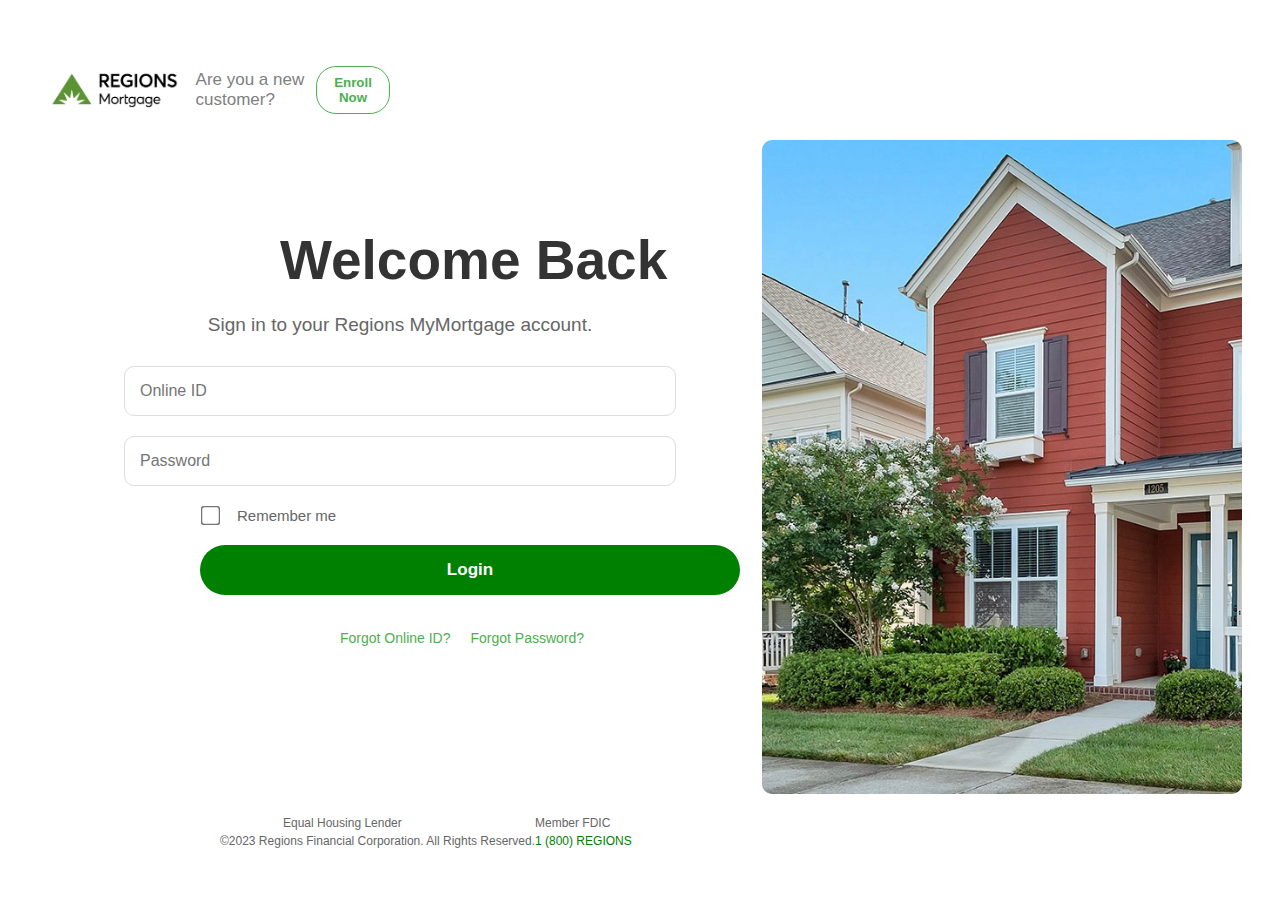
<file: Web Development/celebrare/Celebrare task/index.html>
<!DOCTYPE html>
<html lang="en">
<head>
    <meta charset="UTF-8">
    <meta name="viewport" content="width=device-width,height=device-height, initial-scale=1.0">
    <title>Regions Mortgage Login</title>
    <link rel="stylesheet" href="styles.css">
    <script src="https://cdnjs.cloudflare.com/ajax/libs/gsap/3.11.4/gsap.min.js"></script>
</head>
<body>
    <div class="container">
        <header>
            <img src="assets/regions_logo.png" alt="Regions Mortgage" class="logo">
            <div class="new-customer">
                <span>Are you a new customer?</span>
                <button id="enroll-btn" class="enroll-btn">Enroll Now</button>
                <div class="tooltip">
                    <h3>Enroll now to:</h3>
                    <ul>
                        <li>Access your loans online</li>
                        <li>Pay your mortgage online</li>
                        <li>View your mortgage statements</li>
                    </ul>
                </div>
                
            </div>
        </header>
        <main>
            <div class="login-form">
                
                <h1>Welcome Back</h1>
                <p>Sign in to your Regions MyMortgage account.</p>
                <form id="loginForm">
                    <input type="text" placeholder="Online ID" required>
                    <input type="password" class="password-input" placeholder="Password" required>
                
                    <label class="remember-me">
                        <input type="checkbox">
                        <span>Remember me</span>
                    </label>
                    <button type="submit" class="login-btn">
                        <span class="btn-text">Login</span>
                        <div class="btn-spinner"></div>
                    </button>
                </form>
                <div class="forgot-links">
                    <a href="#">Forgot Online ID?</a>
                    <a href="#">Forgot Password?</a>
                </div>
            </div>
            <div class="house-image">
                <img src="assets/housem.jpeg" alt="House">
            </div>
        </main>
        <footer class="footer">
            <div class="footer-content">
                <div class="footer-left">
                    <span style="margin-left: 20%;">Equal Housing Lender</span>
                    <span>©2023 Regions Financial Corporation. All Rights Reserved.</span>
                </div>
                <div class="footer-right">
                    <span >Member FDIC</span>
                    <span style="color: green;">1 (800) REGIONS</span>
                </div>
            </div>
        </footer>
    </div>
    <div class="loading-overlay">
        <div class="loading-triangle"></div>
    </div>
    <script src="script.js"></script>
</body>
</html>
</file>
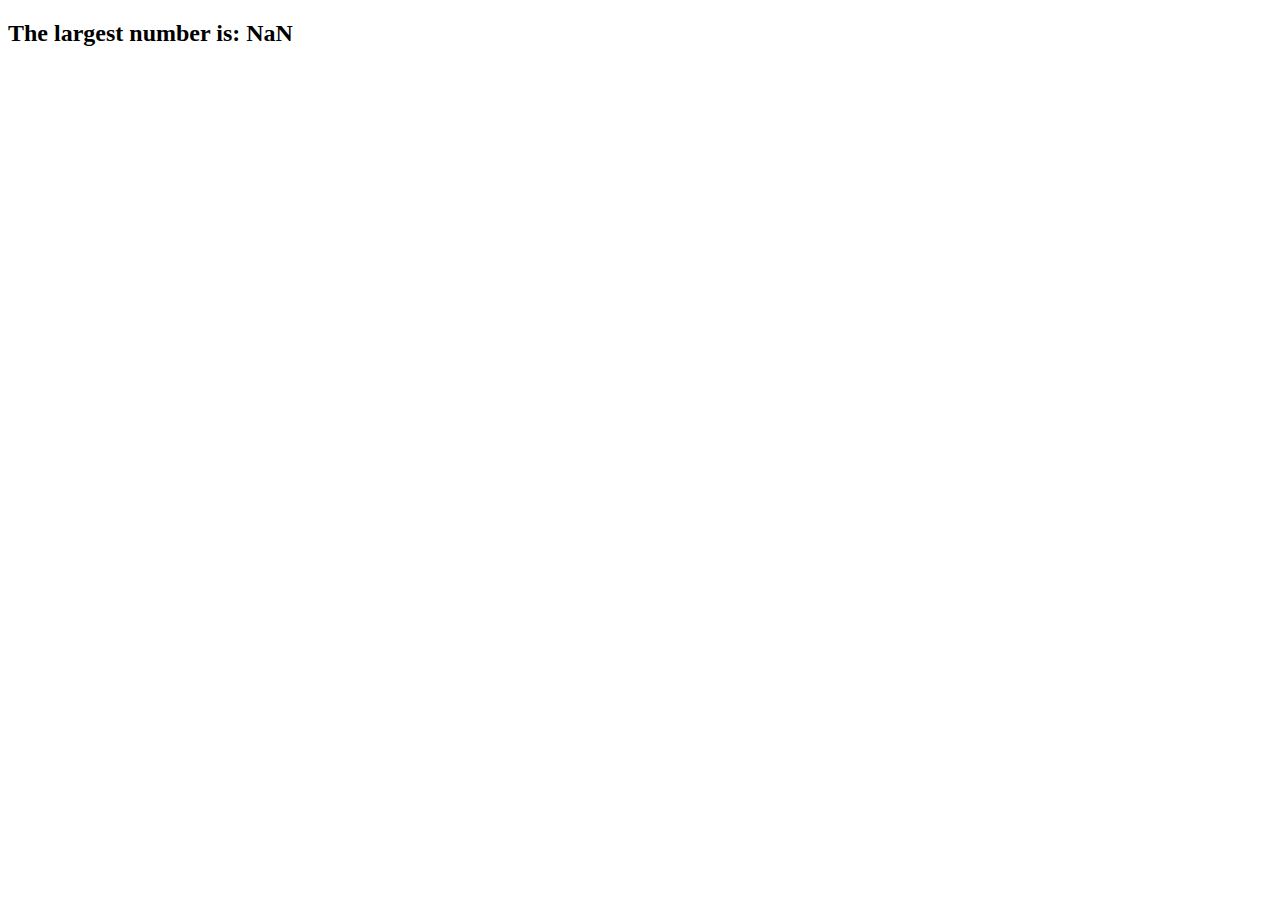
<file: Web Development/Largest Number.html>
<!DOCTYPE html>
<html lang="en">
<head>
    <meta charset="UTF-8">
    <meta name="viewport" content="width=device-width, initial-scale=1.0">
    <title>Largest of Three Numbers</title>
</head>
<body>

<script>
    // Accept three numbers from the user
    var num1 = parseFloat(prompt("Enter the first number:"));
    var num2 = parseFloat(prompt("Enter the second number:"));
    var num3 = parseFloat(prompt("Enter the third number:"));

    // Check which number is the largest
    var largestNumber;

    if (num1 >= num2 && num1 >= num3) {
        largestNumber = num1;
    } else if (num2 >= num1 && num2 >= num3) {
        largestNumber = num2;
    } else {
        largestNumber = num3;
    }

    // Display the result on the browser's screen
    document.write("<h2>The largest number is: " + largestNumber + "</h2>");

</script>

</body>
</html>
</file>
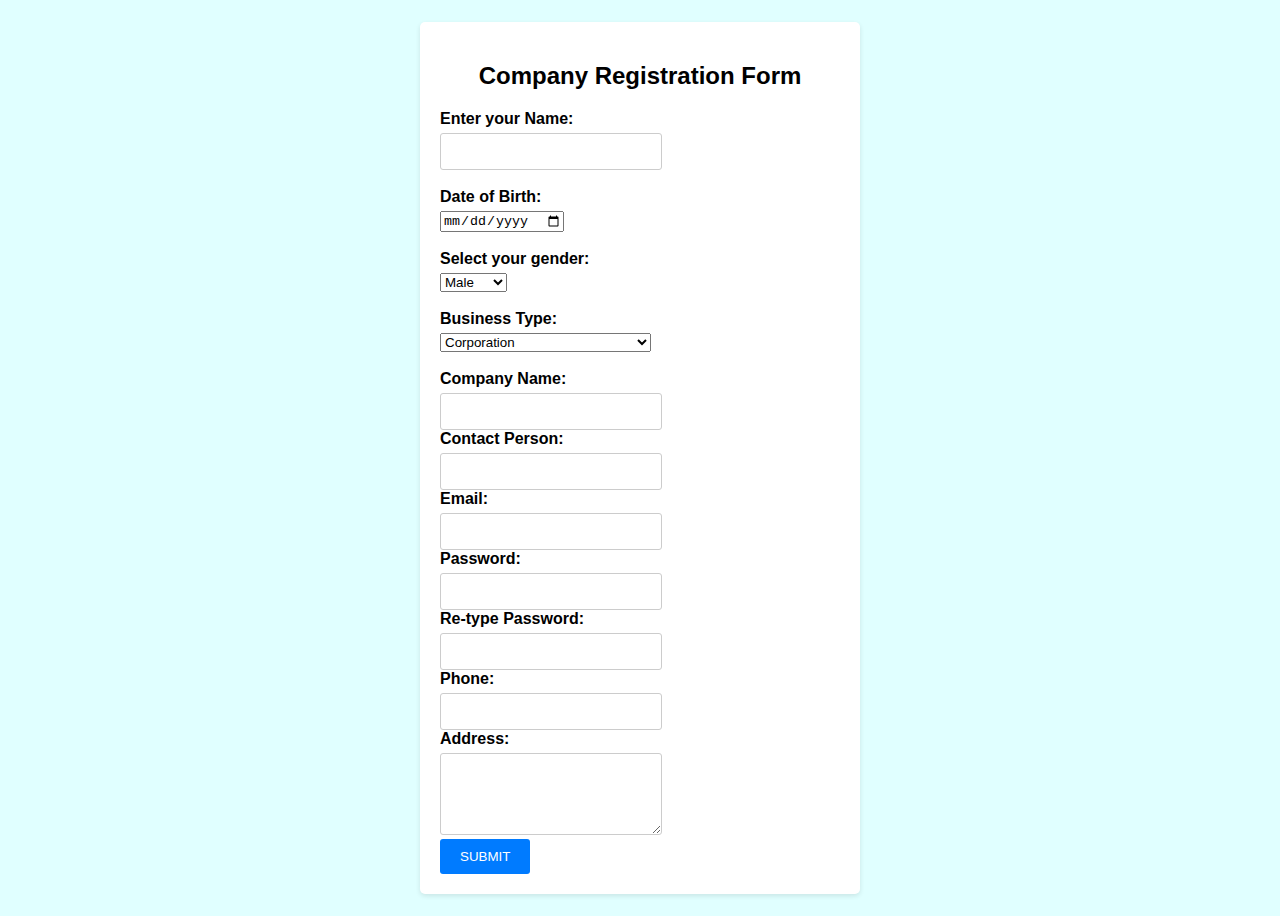
<file: Web Development/Registration form.html>
<!DOCTYPE html>
<html lang="en">
<head>
<meta charset="UTF-8">
<meta name="viewport" content="width=width, initial-scale=1.0"> <title>Company
Registration Form</title>
<style>
body {
font-family: Arial, sans-serif;
background-color: lightcyan ;
margin-right: 0px;
margin-left: 0px;
padding: 0;
display: flex;
justify-content: center;
align-items: center;
min-height: 100vh;
}
.container {
background-color: #fff;
padding: 20px;
border-radius: 5px;
box-shadow: 0 2px 5px rgba(0, 0, 0, 0.1);
width: 400px;
}
.form-group {
}
label {
display: block;
font-weight: bold;
margin-bottom: 5px;
}
input[type="text"],
input[type="email"],
input[type="password"],
textarea {
width: 50%;
padding: 10px;
border: 1px solid #ccc;
border-radius: 3px;
}
button {
background-color: #007bff;
color: #fff;
border: none;
padding: 10px 20px;
border-radius: 3px;
cursor: pointer;
}
h2{
text-align: center;

}
</style>
</head>
<body>
<div class="container">
<h2>Company Registration Form</h2>
<form action="#" method="post">
<div class="form-group">
<label for="name">Enter your Name:</label> <input type="text" id="name" name="name" >
<br><br>
<div class="form-group">
<label for="Birth date">Date of Birth:</label>
<input type="date" id="birth date" name="Birth date"><br><br>
</div>
<div class="form-group">
<label for="gender">Select your gender:</label>
<select id="gender" name="gender" required><br> <option value="male">Male</option>
<option value="female">Female</option>
</select><br><br>
</div>
<div class="form-group">
<label for="business_type">Business Type:</label>
<select id="business_type" name="business_type" required><br> <option
value="corporation">Corporation</option> <option value="llc">Limited Liability Company
(LLC)</option> <option value="partnership">Partnership</option> <option
value="sole_proprietorship">Sole Proprietorship</option> </select><br><br>
</div>
<div class="form-group">
<label for="companyName">Company Name:</label> <input type="text"
id="companyName" name="companyName" required>
</div>
<div class="form-group">
<label for="contactPerson">Contact Person:</label> <input type="text" id="contactPerson"
name="contactPerson" required>
</div>
<div class="form-group">
<label for="email">Email:</label>
<input type="email" id="email" name="email" required> </div>
<div class="form-group">
<label for="password">
    Password:</label>
    <input type="password"
    id="password"
    name="password"
    pattern="^(?=.*\d)(?=.*[a-zA-Z])(?=.*[^a-zA-Z0-9])\S{8,}$"
    title="Password must contain at least one number, one alphabet, one symbol, and be atleast 8 characters long" required/>
    <label for="repassword">Re-type Password:</label>
    <input type="password"
            id="repassword"
            name="repassword" required/>
</div>
<div class="form-group">
<label for="phone">Phone:</label>
<input type="text" id="phone" name="phone" required> </div>
<div class="form-group">
<label for="address">Address:</label>
<textarea id="address" name="address" rows="4"
required></textarea>
</div>
<button type="submit">SUBMIT</button>
</form>
</div>
</body>
</html>
</file>
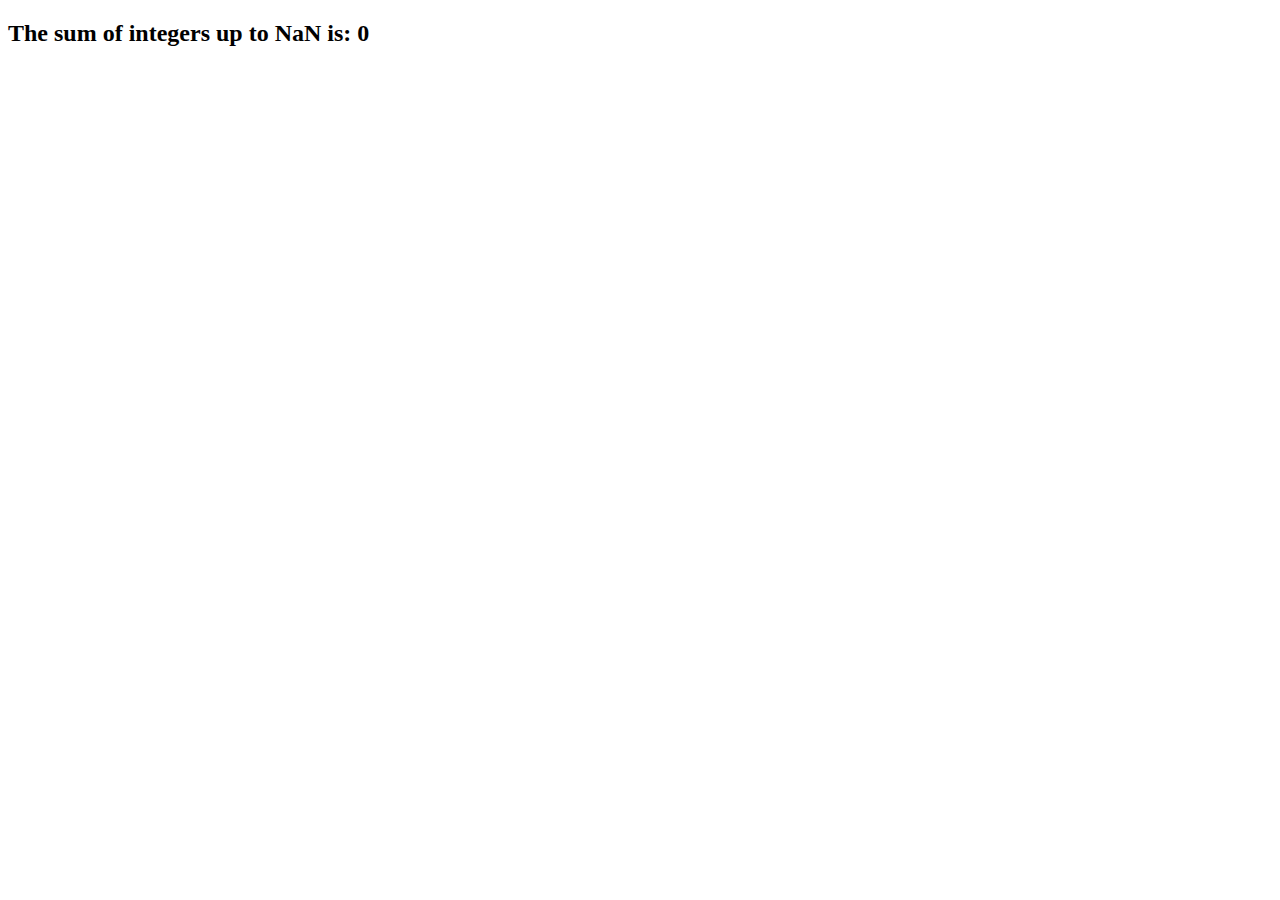
<file: Web Development/Sum of integers.html>
<!DOCTYPE html>
<html lang="en">
<head>
    <meta charset="UTF-8">
    <meta name="viewport" content="width=device-width, initial-scale=1.0">
    <title>Sum of Integers</title>
</head>
<body>

<script>
    // Accept a number from the user
    var userInput = parseInt(prompt("Enter a number:"));

    // Calculate the sum of integers up to the entered number
    var sum = 0;
    for (var i = 0; i <= userInput; i++) {
        sum += i;
    }

    // Display the result on the browser's screen
    document.write("<h2>The sum of integers up to " + userInput + " is: " + sum + "</h2>");

</script>

</body>
</html>
</file>
<file: Web Development/celebrare/Celebrare task/styles.css>
body, html {
  margin: 0;
  padding: 0;
  font-family: Arial, sans-serif;
  height: 100%;
  /* overflow: hidden; Prevents scrolling during animation */
  background-color: #f5f5f5;
  
}

.container {
  display: flex;
  flex-direction: column;
  width: 100vw;
  height: 100vh;
  margin: 0 auto;
  background-color: white;
  box-shadow: 0 0 20px rgba(0,0,0,0.1);
  font-size: 100px;
  
}

header {
  display: flex;
  justify-content: space-between;
  align-items: center;
  padding: 20px 40px;
  font-size: 100px; 
  
}

.logo {
  height: 60px;
  margin-top: 40px;
  font-size: 50px;
}

.new-customer {
  display: flex;
  align-items: center;
  font-size: 17px;
  color: grey;
  margin-right: 850px;
  margin-top: 40px;
}

.enroll-btn {
  margin-left: 10px;
  padding: 8px 16px;
  background-color: white;
  color: #4CAF50;
  border: 1px solid #4CAF50;
  border-radius: 20px;
  cursor: pointer;
  font-weight: bold;
}

main {
  display: flex;
  flex-grow: 1;
}

.login-form {
  /*flex: 1;*/
  padding: 40px 80px;
  display: flex;
  flex-direction: column;
  justify-content: center;
  width:50%;
}

.house-image {
  /*flex: 1*/
  position: relative;
  overflow: hidden;
  right: 3%;
  width: 50%;
  
  
}

.house-image img {
  width: 100%;
  height:100% ;
  object-fit: cover;
  border-radius: 10px;
  
  
}

.loading-overlay {
  position: fixed;
  top: 0;
  left: 0;
  width: 100%;
  height: 100%;
  background-color: rgba(255, 255, 255, 0.9);
  display: flex;
  justify-content: center;
  align-items: center;
  opacity: 0;
  pointer-events: none;
  z-index: 1000;
}

.loading-triangle {
  width: 0;
  height: 0;
  border-left: 25px solid transparent;
  border-right: 25px solid transparent;
  border-bottom: 50px solid #4CAF50;
}

h1 {
  font-size: 55px;
  margin-top: -60px; /* add this line to shift the header up */
  margin-left: 200px;
  color: #333;
  font-weight: bold;
  
}

p {
  color: #666;
  margin-bottom: 30px;
  text-align: center;
  margin-top: -15px;
  font-size: 19px;
}

form {
  display: flex;
  flex-direction: column;
  gap: 20px;
}

input[type="text"], input[type="password"] {
  padding: 15px;
  border: 1px solid #ddd;
  border-radius: 10px;
  font-size: 16px;
  width: 520px;
  display: block;
  margin: 0px auto;
}


.remember-me {
  display: flex;
  align-items: center;
  gap: 10px;
  color: #666;
  font-size: 15px;
  margin-left: 120px;
}

input[type="checkbox"] {
  width: 13px;  
  height: 13px; 
  transform: scale(1.5); 
  margin-right: 10px; 
}

.login-btn {
  position: relative;
  padding: 15px;
  width: 540px;
  background-color: green;
  border: none;
  border-radius: 40px;
  cursor: pointer;
  font-size: 17px;
  font-weight: bold;
  color: white;
  overflow: hidden;
  margin-left: 120px;
}

.btn-spinner {
  position: absolute;
  top: 50%;
  left: 50%;
  width: 20px;
  height: 20px;
  border: 2px solid #333;
  border-top: 2px solid transparent;
  border-radius: 50%;
  opacity: 0;
  transform: translate(-50%, -50%) scale(0);
  transition: opacity 0.2s, transform 0.2s;
}

.login-btn.loading .btn-text {
  opacity: 0;
}

.login-btn.loading .btn-spinner {
  opacity: 1;
  transform: translate(-50%, -50%) scale(1);
  animation: spin 1s linear infinite;
  background-color: green;
  
}
.password+ .login-btn{
  background-color: green;
}

@keyframes spin {
  0% { transform: translate(-50%, -50%) rotate(0deg); }
  100% { transform: translate(-50%, -50%) rotate(360deg); }
}

.forgot-links {
  margin-top: 35px;
  display: flex;
  gap: 20px;
  font-size: 14px;
  margin-left: 260px;
}

.forgot-links a {
  color: #4CAF50;
  text-decoration: none;
}

.footer {
  
  padding: 20px; /* Padding around the footer */
  display: flex; /* Use flexbox for alignment */
  justify-content: space-between; /* Space elements evenly */
  align-items: center; /* Center align items vertically */
  font-size: 12px; /* Reduced font size */
  color: #666; /* Text color */
  margin-top: auto; /* Push the footer to the bottom */
  margin-bottom: 30px;
}

.footer-content {
  margin-left: 200px; /* Center the footer content */
  display: flex; /* Use flexbox for inner content alignment */
  justify-content: space-between; /* Space out left and right */
}

.footer-left, .footer-right {
  display: flex; /* Flexbox for left and right content */
  flex-direction: column; /* Stack items vertically */
  align-items: flex-start; /* Align items to the start (left) */
}
.footer-right{
  justify-content: right;
}

.footer-left span, .footer-right span {
  margin: 2px 0; /* Small margin between lines */
}

.expanding-image {
  object-fit: cover;
  max-width: 1670px; /* reduced from 500px */
  max-height: 900px; /* reduced from 500px */
  border-radius: 50px;
}

.new-customer {
  position: relative;
}

.tooltip {
  display: none;
  position: absolute;
  top: 100%;
  left: 50%;
  transform: translateX(-50%);
  background-color: #2c2c2c;
  color: white;
  padding: 15px;
  border-radius: 5px;
  width: 250px;
  box-shadow: 0 2px 5px rgba(0, 0, 0, 0.2);
  z-index: 1000;
}

.tooltip::before {
  content: '';
  position: absolute;
  bottom: 100%;
  left: 50%;
  border-width: 8px;
  border-style: solid;
  border-color: transparent transparent #2c2c2c transparent;
  transform: translateX(-50%);
}

.tooltip h3 {
  margin-top: 0;
  margin-bottom: 10px;
  font-size: 16px;
}

.tooltip ul {
  list-style-type: none;
  padding-left: 0;
  margin: 0;
}

.tooltip li {
  padding-left: 20px;
  position: relative;
  margin-bottom: 5px;
}

.tooltip li::before {
  content: '✓';
  position: absolute;
  left: 0;
  color: #8dc63f;
}

.enroll-btn:hover + .tooltip,
.tooltip:hover {
  display: block;
}
</file>
